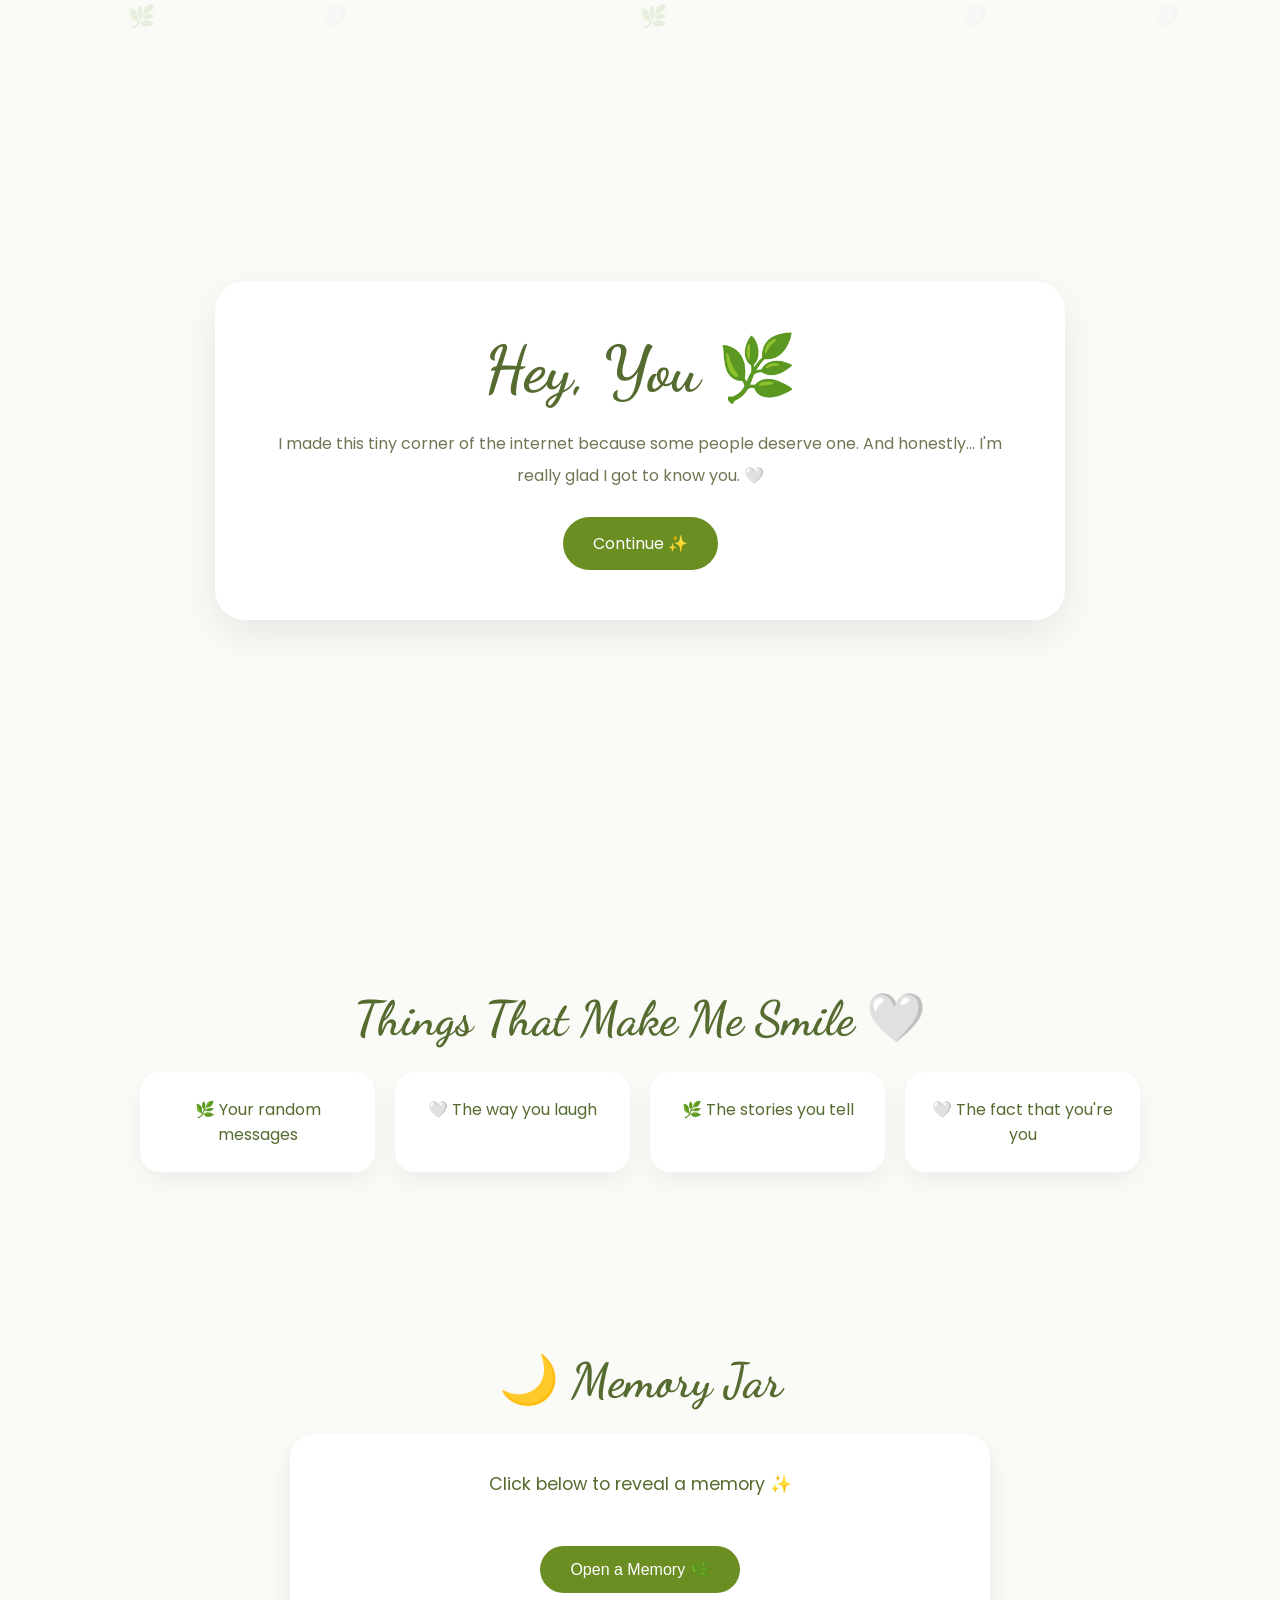
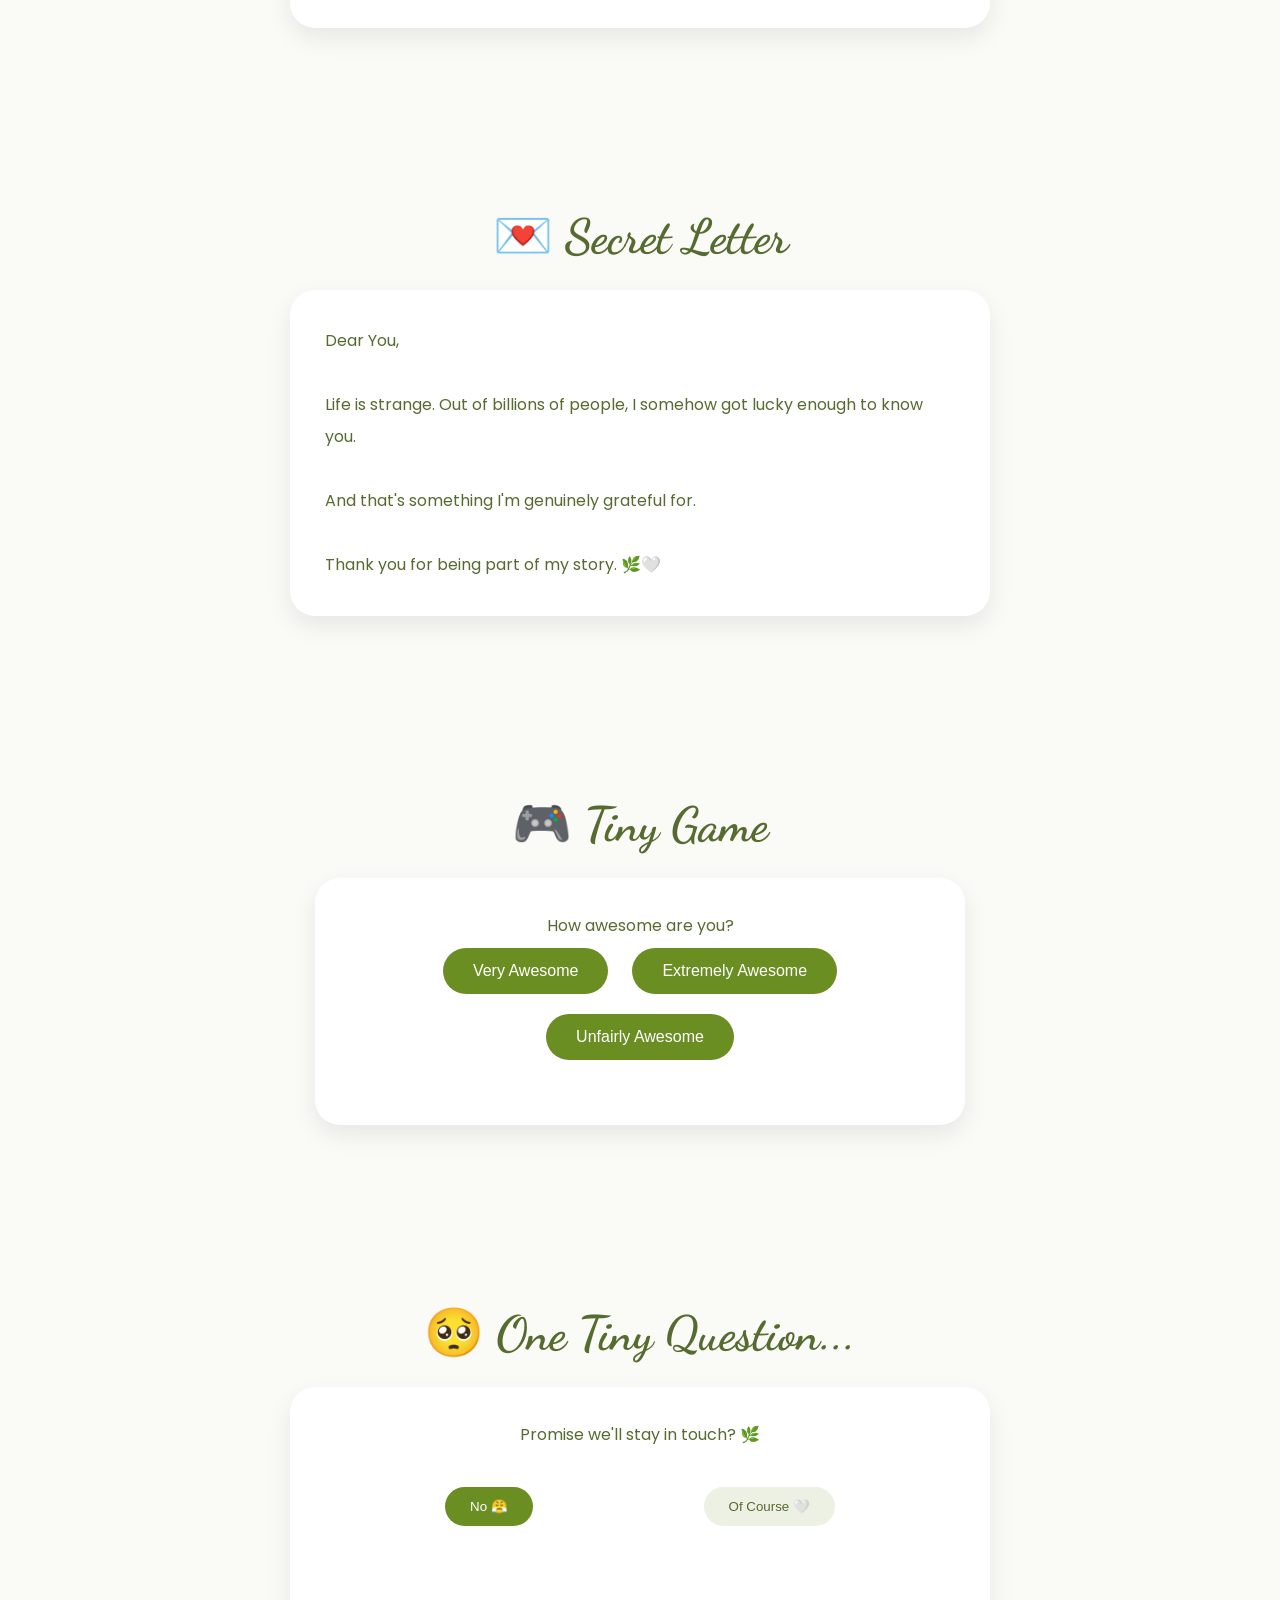
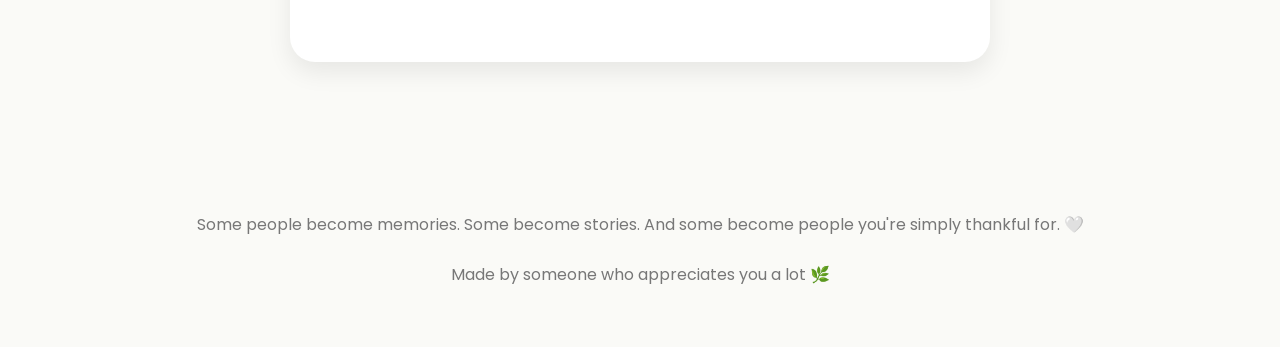
<file: preview.html>
<!DOCTYPE html>
<html lang="en">
<head>
<meta charset="UTF-8">
<meta name="viewport" content="width=device-width, initial-scale=1.0">

<title>For Someone Important 🌿</title>

<link href="https://fonts.googleapis.com/css2?family=Poppins:wght@300;400;600&family=Dancing+Script:wght@700&display=swap" rel="stylesheet">

<style>

*{
margin:0;
padding:0;
box-sizing:border-box;
scroll-behavior:smooth;
}

body{
font-family:'Poppins',sans-serif;
background:#fafaf7;
color:#556b2f;
overflow-x:hidden;
}

.floating{
position:fixed;
font-size:22px;
opacity:.12;
pointer-events:none;
animation:float 15s linear infinite;
}

@keyframes float{
from{
transform:translateY(110vh) rotate(0deg);
}
to{
transform:translateY(-20vh) rotate(360deg);
}
}

.hero{
min-height:100vh;
display:flex;
justify-content:center;
align-items:center;
padding:20px;
text-align:center;
}

.card{
background:white;
padding:50px;
border-radius:30px;
max-width:850px;
box-shadow:0 15px 40px rgba(0,0,0,.08);
}

h1{
font-family:'Dancing Script',cursive;
font-size:4rem;
margin-bottom:20px;
}

.subtitle{
line-height:2;
color:#6d7753;
}

.btn{
margin-top:25px;
padding:14px 30px;
border:none;
border-radius:40px;
background:#6b8e23;
color:white;
cursor:pointer;
font-size:1rem;
text-decoration:none;
display:inline-block;
}

.section{
padding:90px 20px;
text-align:center;
}

.section h2{
font-family:'Dancing Script',cursive;
font-size:3rem;
margin-bottom:25px;
}

.grid{
display:grid;
grid-template-columns:repeat(auto-fit,minmax(220px,1fr));
gap:20px;
max-width:1000px;
margin:auto;
}

.box{
background:white;
padding:25px;
border-radius:20px;
box-shadow:0 10px 25px rgba(0,0,0,.05);
cursor:pointer;
transition:.3s;
}

.box:hover{
transform:translateY(-5px);
}

.jar{
background:white;
max-width:700px;
margin:auto;
padding:35px;
border-radius:25px;
box-shadow:0 10px 25px rgba(0,0,0,.08);
}

#memoryText{
font-size:1.1rem;
line-height:1.8;
margin-bottom:20px;
}

.letter{
background:white;
max-width:700px;
margin:auto;
padding:35px;
border-radius:25px;
box-shadow:0 10px 25px rgba(0,0,0,.08);
line-height:2;
text-align:left;
}

.game{
background:white;
max-width:650px;
margin:auto;
padding:35px;
border-radius:25px;
box-shadow:0 10px 25px rgba(0,0,0,.08);
}

.game button{
margin:10px;
}

.question{
background:white;
max-width:700px;
margin:auto;
padding:35px;
border-radius:25px;
box-shadow:0 10px 25px rgba(0,0,0,.08);
}

.buttons{
height:180px;
position:relative;
}

#yesBtn{
position:absolute;
left:120px;
top:40px;
padding:12px 25px;
background:#6b8e23;
color:white;
border:none;
border-radius:30px;
cursor:pointer;
}

#noBtn{
position:absolute;
right:120px;
top:40px;
padding:12px 25px;
background:#edf1e4;
color:#556b2f;
border:none;
border-radius:30px;
cursor:pointer;
}

footer{
padding:60px;
text-align:center;
color:#777;
}

@media(max-width:600px){

h1{
font-size:3rem;
}

#yesBtn{
left:20px;
}

#noBtn{
right:20px;
}

}

</style>
</head>
<body>

<div class="floating" style="left:10%">🌿</div>
<div class="floating" style="left:25%;animation-delay:4s">🤍</div>
<div class="floating" style="left:50%;animation-delay:8s">🌿</div>
<div class="floating" style="left:75%;animation-delay:2s">🤍</div>
<div class="floating" style="left:90%;animation-delay:6s">🤍</div>

<section class="hero">

<div class="card">

<h1>Hey, You 🌿</h1>

<p class="subtitle">

I made this tiny corner of the internet because some people deserve one.

And honestly...

I'm really glad I got to know you.

🤍

</p>

<a href="#appreciate" class="btn">Continue ✨</a>

</div>

</section>

<section class="section" id="appreciate">

<h2>Things That Make Me Smile 🤍</h2>

<div class="grid">

<div class="box">🌿 Your random messages</div>

<div class="box">🤍 The way you laugh</div>

<div class="box">🌿 The stories you tell</div>

<div class="box">🤍 The fact that you're you</div>

</div>

</section>

<section class="section">

<h2>🌙 Memory Jar</h2>

<div class="jar">

<p id="memoryText">

Click below to reveal a memory ✨

</p>

<button class="btn" onclick="openMemory()">
Open a Memory 🌿
</button>

</div>

</section>

<section class="section">

<h2>💌 Secret Letter</h2>

<div class="letter">

Dear You,

<br><br>

Life is strange.

Out of billions of people,

I somehow got lucky enough

to know you.

<br><br>

And that's something

I'm genuinely grateful for.

<br><br>

Thank you for being part of my story.

🌿🤍

</div>

</section>

<section class="section">

<h2>🎮 Tiny Game</h2>

<div class="game">

<p>How awesome are you?</p>

<button class="btn" onclick="winGame()">
Very Awesome
</button>

<button class="btn" onclick="winGame()">
Extremely Awesome
</button>

<button class="btn" onclick="winGame()">
Unfairly Awesome
</button>

<p id="gameResult" style="margin-top:20px;"></p>

</div>

</section>

<section class="section">

<h2>🥺 One Tiny Question...</h2>

<div class="question">

<p>Promise we'll stay in touch? 🌿</p>

<div class="buttons">

<button id="yesBtn">
No 😤
</button>

<button id="noBtn">
Of Course 🤍
</button>

</div>

<div id="finalMessage"></div>

</div>

</section>

<footer>

Some people become memories.

Some become stories.

And some become people you're simply thankful for.

🤍

<br><br>

Made by someone who appreciates you a lot 🌿

</footer>

<script>

const memories = [

"✨ Not every good memory is a big moment. Sometimes it's just talking to the right person.",

"✨ Some conversations end, but some stay in your head for days.",

"✨ You turned ordinary moments into good memories.",

"✨ Thank you for making random days feel a little less random.",

"✨ Some people don't realize how much brighter they make other people's lives."

];

function openMemory(){

const random =
Math.floor(Math.random()*memories.length);

document.getElementById("memoryText").innerHTML =
memories[random];

}

function winGame(){

document.getElementById("gameResult").innerHTML =
"🏆 Correct Answer! You are officially Unfairly Awesome.";

}

const runBtn = document.getElementById("yesBtn");

function moveButton(){

const maxX = window.innerWidth - 150;
const maxY = window.innerHeight - 80;

const x = Math.random()*maxX;
const y = Math.random()*maxY;

runBtn.style.position="fixed";
runBtn.style.left=x+"px";
runBtn.style.top=y+"px";

}

runBtn.addEventListener("mouseover",moveButton);
runBtn.addEventListener("touchstart",moveButton);
runBtn.addEventListener("click",moveButton);

document.getElementById("noBtn").addEventListener("click",()=>{

document.getElementById("finalMessage").innerHTML=`

<br><br>

🏆 Achievement Unlocked

<br><br>

Bestie Status: Permanent 🌿🤍

<br><br>

Thank you for being part of my life.

Now go drink some water. ✨

`;

});

</script>

</body>
</html>
</file>
